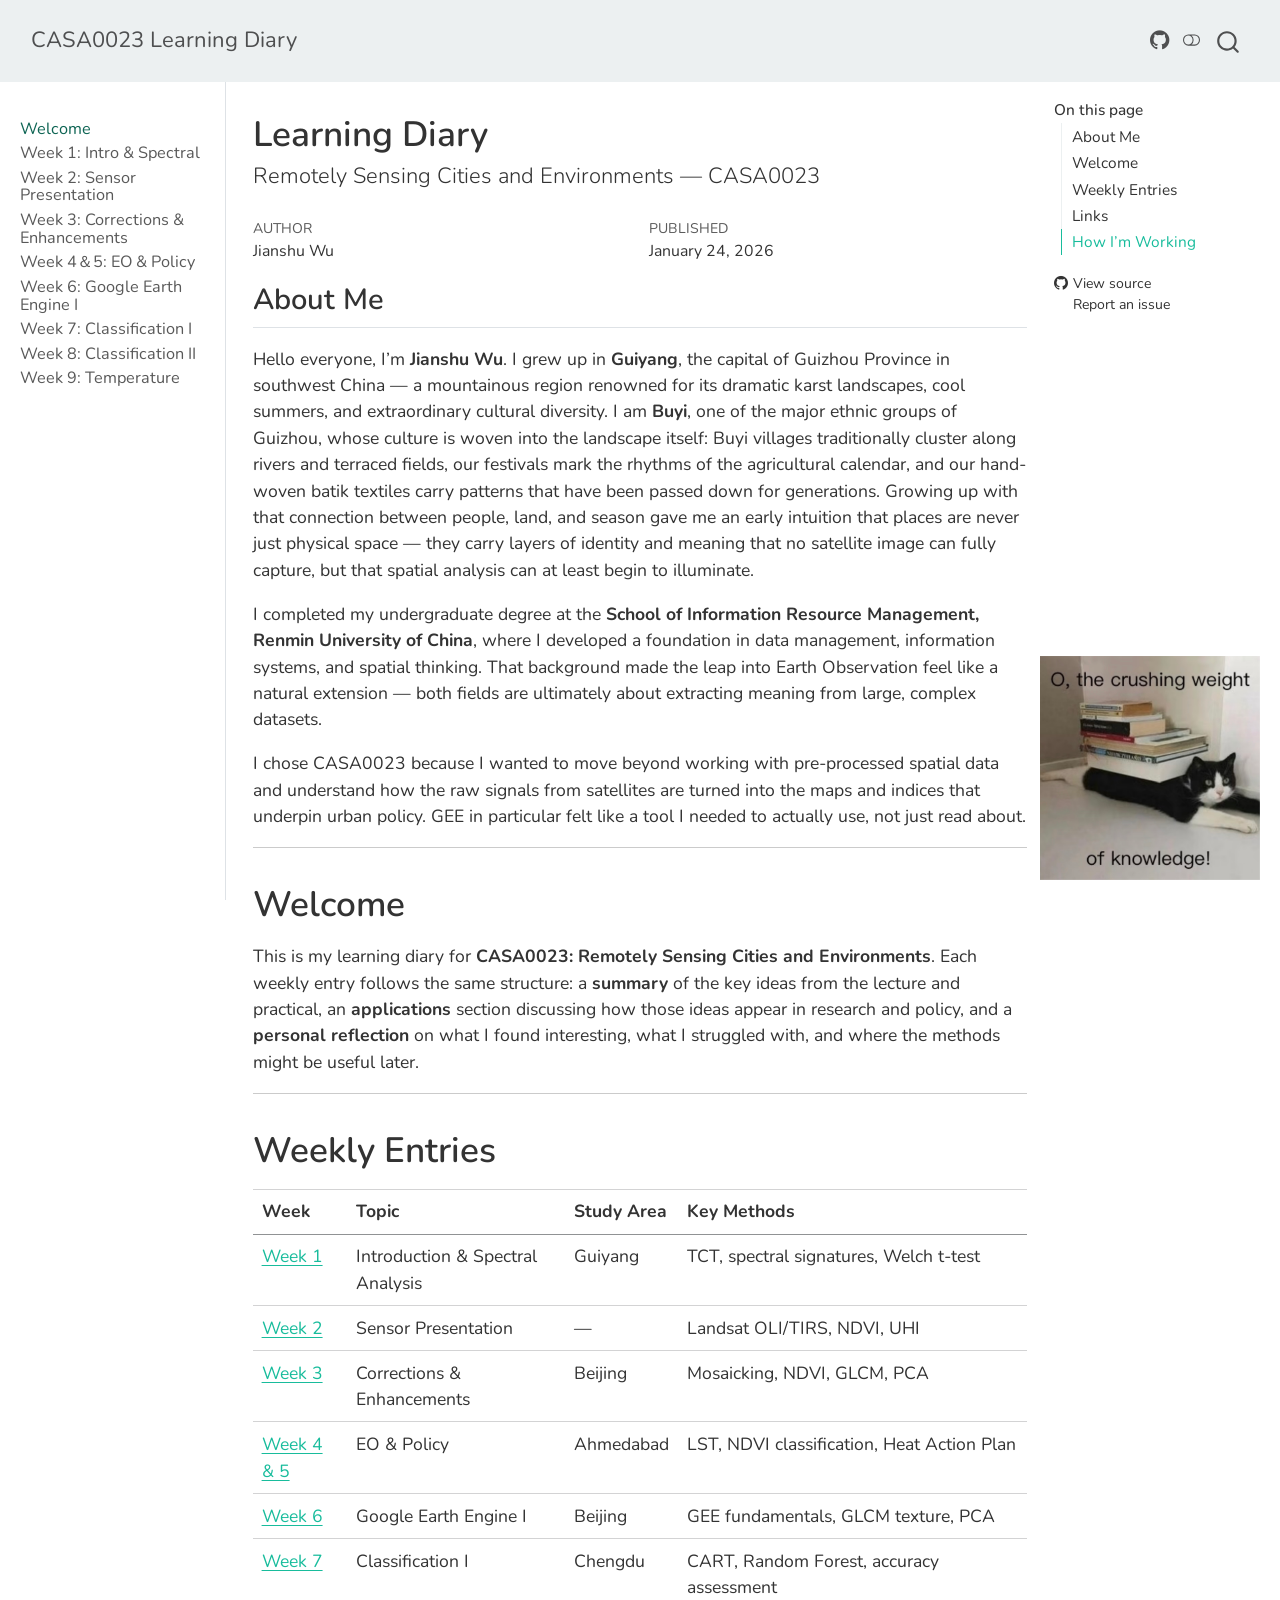
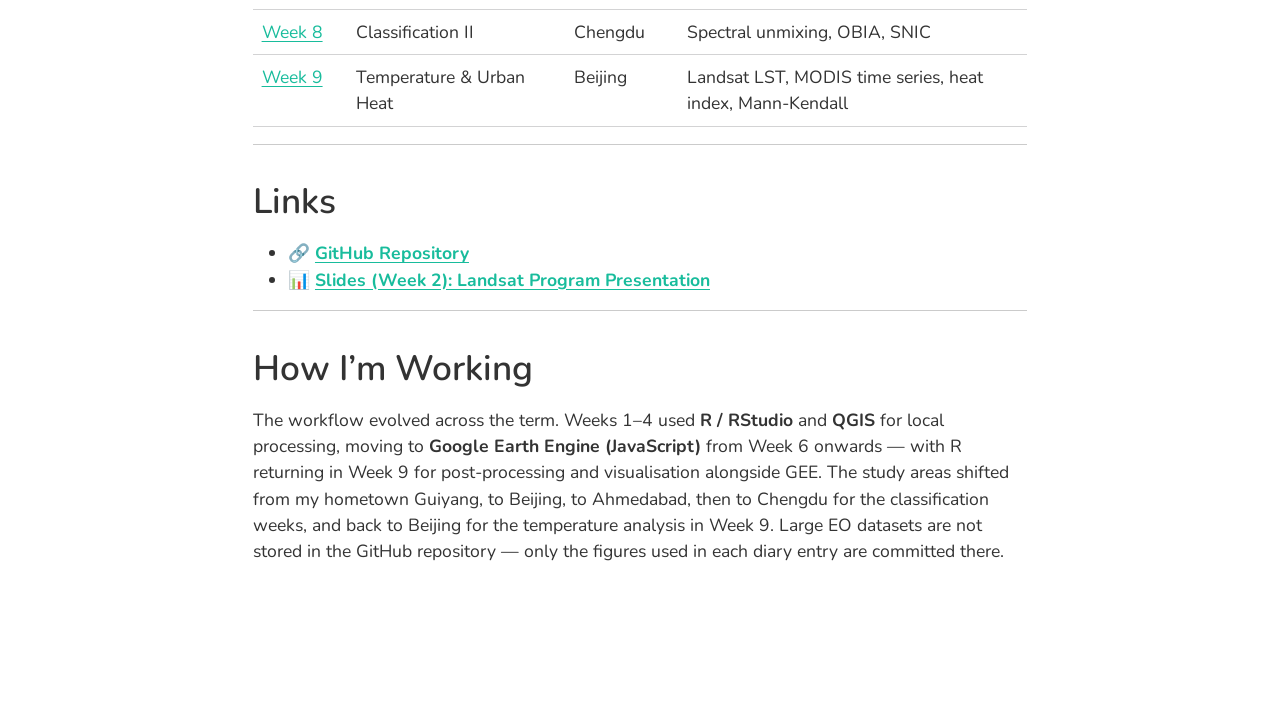
<file: docs/index.html>
<!DOCTYPE html>
<html xmlns="http://www.w3.org/1999/xhtml" lang="en" xml:lang="en"><head>

<meta charset="utf-8">
<meta name="generator" content="quarto-1.7.32">

<meta name="viewport" content="width=device-width, initial-scale=1.0, user-scalable=yes">

<meta name="author" content="Jianshu Wu">
<meta name="dcterms.date" content="2026-01-24">

<title>Learning Diary – CASA0023 Learning Diary</title>
<style>
code{white-space: pre-wrap;}
span.smallcaps{font-variant: small-caps;}
div.columns{display: flex; gap: min(4vw, 1.5em);}
div.column{flex: auto; overflow-x: auto;}
div.hanging-indent{margin-left: 1.5em; text-indent: -1.5em;}
ul.task-list{list-style: none;}
ul.task-list li input[type="checkbox"] {
  width: 0.8em;
  margin: 0 0.8em 0.2em -1em; /* quarto-specific, see https://github.com/quarto-dev/quarto-cli/issues/4556 */ 
  vertical-align: middle;
}
</style>


<script src="site_libs/quarto-nav/quarto-nav.js"></script>
<script src="site_libs/quarto-nav/headroom.min.js"></script>
<script src="site_libs/clipboard/clipboard.min.js"></script>
<script src="site_libs/quarto-search/autocomplete.umd.js"></script>
<script src="site_libs/quarto-search/fuse.min.js"></script>
<script src="site_libs/quarto-search/quarto-search.js"></script>
<meta name="quarto:offset" content="./">
<script src="site_libs/quarto-html/quarto.js" type="module"></script>
<script src="site_libs/quarto-html/tabsets/tabsets.js" type="module"></script>
<script src="site_libs/quarto-html/popper.min.js"></script>
<script src="site_libs/quarto-html/tippy.umd.min.js"></script>
<script src="site_libs/quarto-html/anchor.min.js"></script>
<link href="site_libs/quarto-html/tippy.css" rel="stylesheet">
<link href="site_libs/quarto-html/quarto-syntax-highlighting-37eea08aefeeee20ff55810ff984fec1.css" rel="stylesheet" class="quarto-color-scheme" id="quarto-text-highlighting-styles">
<link href="site_libs/quarto-html/quarto-syntax-highlighting-dark-2fef5ea3f8957b3e4ecc936fc74692ca.css" rel="stylesheet" class="quarto-color-scheme quarto-color-alternate" id="quarto-text-highlighting-styles">
<link href="site_libs/quarto-html/quarto-syntax-highlighting-37eea08aefeeee20ff55810ff984fec1.css" rel="stylesheet" class="quarto-color-scheme-extra" id="quarto-text-highlighting-styles">
<script src="site_libs/bootstrap/bootstrap.min.js"></script>
<link href="site_libs/bootstrap/bootstrap-icons.css" rel="stylesheet">
<link href="site_libs/bootstrap/bootstrap-2d04f6a56a99f900a06f3dceb2e66a0f.min.css" rel="stylesheet" append-hash="true" class="quarto-color-scheme" id="quarto-bootstrap" data-mode="light">
<link href="site_libs/bootstrap/bootstrap-dark-fa423e886cf517ee378d38a13c608aa9.min.css" rel="stylesheet" append-hash="true" class="quarto-color-scheme quarto-color-alternate" id="quarto-bootstrap" data-mode="dark">
<link href="site_libs/bootstrap/bootstrap-2d04f6a56a99f900a06f3dceb2e66a0f.min.css" rel="stylesheet" append-hash="true" class="quarto-color-scheme-extra" id="quarto-bootstrap" data-mode="light">
<script id="quarto-search-options" type="application/json">{
  "location": "navbar",
  "copy-button": false,
  "collapse-after": 3,
  "panel-placement": "end",
  "type": "overlay",
  "limit": 50,
  "keyboard-shortcut": [
    "f",
    "/",
    "s"
  ],
  "show-item-context": false,
  "language": {
    "search-no-results-text": "No results",
    "search-matching-documents-text": "matching documents",
    "search-copy-link-title": "Copy link to search",
    "search-hide-matches-text": "Hide additional matches",
    "search-more-match-text": "more match in this document",
    "search-more-matches-text": "more matches in this document",
    "search-clear-button-title": "Clear",
    "search-text-placeholder": "",
    "search-detached-cancel-button-title": "Cancel",
    "search-submit-button-title": "Submit",
    "search-label": "Search"
  }
}</script>
<link href="https://fonts.googleapis.com/css2?family=Nunito:wght@400;700&amp;display=swap" rel="stylesheet">


<link rel="stylesheet" href="styles.css">
</head>

<body class="nav-sidebar docked nav-fixed quarto-light"><script id="quarto-html-before-body" type="application/javascript">
    const toggleBodyColorMode = (bsSheetEl) => {
      const mode = bsSheetEl.getAttribute("data-mode");
      const bodyEl = window.document.querySelector("body");
      if (mode === "dark") {
        bodyEl.classList.add("quarto-dark");
        bodyEl.classList.remove("quarto-light");
      } else {
        bodyEl.classList.add("quarto-light");
        bodyEl.classList.remove("quarto-dark");
      }
    }
    const toggleBodyColorPrimary = () => {
      const bsSheetEl = window.document.querySelector("link#quarto-bootstrap:not([rel=disabled-stylesheet])");
      if (bsSheetEl) {
        toggleBodyColorMode(bsSheetEl);
      }
    }
    const setColorSchemeToggle = (alternate) => {
      const toggles = window.document.querySelectorAll('.quarto-color-scheme-toggle');
      for (let i=0; i < toggles.length; i++) {
        const toggle = toggles[i];
        if (toggle) {
          if (alternate) {
            toggle.classList.add("alternate");
          } else {
            toggle.classList.remove("alternate");
          }
        }
      }
    };
    const toggleColorMode = (alternate) => {
      // Switch the stylesheets
      const primaryStylesheets = window.document.querySelectorAll('link.quarto-color-scheme:not(.quarto-color-alternate)');
      const alternateStylesheets = window.document.querySelectorAll('link.quarto-color-scheme.quarto-color-alternate');
      manageTransitions('#quarto-margin-sidebar .nav-link', false);
      if (alternate) {
        // note: dark is layered on light, we don't disable primary!
        enableStylesheet(alternateStylesheets);
        for (const sheetNode of alternateStylesheets) {
          if (sheetNode.id === "quarto-bootstrap") {
            toggleBodyColorMode(sheetNode);
          }
        }
      } else {
        disableStylesheet(alternateStylesheets);
        enableStylesheet(primaryStylesheets)
        toggleBodyColorPrimary();
      }
      manageTransitions('#quarto-margin-sidebar .nav-link', true);
      // Switch the toggles
      setColorSchemeToggle(alternate)
      // Hack to workaround the fact that safari doesn't
      // properly recolor the scrollbar when toggling (#1455)
      if (navigator.userAgent.indexOf('Safari') > 0 && navigator.userAgent.indexOf('Chrome') == -1) {
        manageTransitions("body", false);
        window.scrollTo(0, 1);
        setTimeout(() => {
          window.scrollTo(0, 0);
          manageTransitions("body", true);
        }, 40);
      }
    }
    const disableStylesheet = (stylesheets) => {
      for (let i=0; i < stylesheets.length; i++) {
        const stylesheet = stylesheets[i];
        stylesheet.rel = 'disabled-stylesheet';
      }
    }
    const enableStylesheet = (stylesheets) => {
      for (let i=0; i < stylesheets.length; i++) {
        const stylesheet = stylesheets[i];
        if(stylesheet.rel !== 'stylesheet') { // for Chrome, which will still FOUC without this check
          stylesheet.rel = 'stylesheet';
        }
      }
    }
    const manageTransitions = (selector, allowTransitions) => {
      const els = window.document.querySelectorAll(selector);
      for (let i=0; i < els.length; i++) {
        const el = els[i];
        if (allowTransitions) {
          el.classList.remove('notransition');
        } else {
          el.classList.add('notransition');
        }
      }
    }
    const isFileUrl = () => {
      return window.location.protocol === 'file:';
    }
    const hasAlternateSentinel = () => {
      let styleSentinel = getColorSchemeSentinel();
      if (styleSentinel !== null) {
        return styleSentinel === "alternate";
      } else {
        return false;
      }
    }
    const setStyleSentinel = (alternate) => {
      const value = alternate ? "alternate" : "default";
      if (!isFileUrl()) {
        window.localStorage.setItem("quarto-color-scheme", value);
      } else {
        localAlternateSentinel = value;
      }
    }
    const getColorSchemeSentinel = () => {
      if (!isFileUrl()) {
        const storageValue = window.localStorage.getItem("quarto-color-scheme");
        return storageValue != null ? storageValue : localAlternateSentinel;
      } else {
        return localAlternateSentinel;
      }
    }
    const toggleGiscusIfUsed = (isAlternate, darkModeDefault) => {
      const baseTheme = document.querySelector('#giscus-base-theme')?.value ?? 'light';
      const alternateTheme = document.querySelector('#giscus-alt-theme')?.value ?? 'dark';
      let newTheme = '';
      if(authorPrefersDark) {
        newTheme = isAlternate ? baseTheme : alternateTheme;
      } else {
        newTheme = isAlternate ? alternateTheme : baseTheme;
      }
      const changeGiscusTheme = () => {
        // From: https://github.com/giscus/giscus/issues/336
        const sendMessage = (message) => {
          const iframe = document.querySelector('iframe.giscus-frame');
          if (!iframe) return;
          iframe.contentWindow.postMessage({ giscus: message }, 'https://giscus.app');
        }
        sendMessage({
          setConfig: {
            theme: newTheme
          }
        });
      }
      const isGiscussLoaded = window.document.querySelector('iframe.giscus-frame') !== null;
      if (isGiscussLoaded) {
        changeGiscusTheme();
      }
    };
    const authorPrefersDark = false;
    const darkModeDefault = authorPrefersDark;
      document.querySelector('link#quarto-text-highlighting-styles.quarto-color-scheme-extra').rel = 'disabled-stylesheet';
      document.querySelector('link#quarto-bootstrap.quarto-color-scheme-extra').rel = 'disabled-stylesheet';
    let localAlternateSentinel = darkModeDefault ? 'alternate' : 'default';
    // Dark / light mode switch
    window.quartoToggleColorScheme = () => {
      // Read the current dark / light value
      let toAlternate = !hasAlternateSentinel();
      toggleColorMode(toAlternate);
      setStyleSentinel(toAlternate);
      toggleGiscusIfUsed(toAlternate, darkModeDefault);
      window.dispatchEvent(new Event('resize'));
    };
    // Switch to dark mode if need be
    if (hasAlternateSentinel()) {
      toggleColorMode(true);
    } else {
      toggleColorMode(false);
    }
  </script>

<div id="quarto-search-results"></div>
  <header id="quarto-header" class="headroom fixed-top">
    <nav class="navbar navbar-expand-lg " data-bs-theme="dark">
      <div class="navbar-container container-fluid">
      <div class="navbar-brand-container mx-auto">
    <a class="navbar-brand" href="./index.html">
    <span class="navbar-title">CASA0023 Learning Diary</span>
    </a>
  </div>
            <div id="quarto-search" class="" title="Search"></div>
          <button class="navbar-toggler" type="button" data-bs-toggle="collapse" data-bs-target="#navbarCollapse" aria-controls="navbarCollapse" role="menu" aria-expanded="false" aria-label="Toggle navigation" onclick="if (window.quartoToggleHeadroom) { window.quartoToggleHeadroom(); }">
  <span class="navbar-toggler-icon"></span>
</button>
          <div class="collapse navbar-collapse" id="navbarCollapse">
            <ul class="navbar-nav navbar-nav-scroll ms-auto">
  <li class="nav-item compact">
    <a class="nav-link" href="https://github.com/brotree-code/casa0023-diary"> <i class="bi bi-github" role="img" aria-label="GitHub">
</i> 
<span class="menu-text"></span></a>
  </li>  
</ul>
          </div> <!-- /navcollapse -->
            <div class="quarto-navbar-tools">
  <a href="" class="quarto-color-scheme-toggle quarto-navigation-tool  px-1" onclick="window.quartoToggleColorScheme(); return false;" title="Toggle dark mode"><i class="bi"></i></a>
</div>
      </div> <!-- /container-fluid -->
    </nav>
  <nav class="quarto-secondary-nav">
    <div class="container-fluid d-flex">
      <button type="button" class="quarto-btn-toggle btn" data-bs-toggle="collapse" role="button" data-bs-target=".quarto-sidebar-collapse-item" aria-controls="quarto-sidebar" aria-expanded="false" aria-label="Toggle sidebar navigation" onclick="if (window.quartoToggleHeadroom) { window.quartoToggleHeadroom(); }">
        <i class="bi bi-layout-text-sidebar-reverse"></i>
      </button>
        <nav class="quarto-page-breadcrumbs" aria-label="breadcrumb"><ol class="breadcrumb"><li class="breadcrumb-item"><a href="./index.html">Welcome</a></li></ol></nav>
        <a class="flex-grow-1" role="navigation" data-bs-toggle="collapse" data-bs-target=".quarto-sidebar-collapse-item" aria-controls="quarto-sidebar" aria-expanded="false" aria-label="Toggle sidebar navigation" onclick="if (window.quartoToggleHeadroom) { window.quartoToggleHeadroom(); }">      
        </a>
    </div>
  </nav>
</header>
<!-- content -->
<div id="quarto-content" class="quarto-container page-columns page-rows-contents page-layout-article page-navbar">
<!-- sidebar -->
  <nav id="quarto-sidebar" class="sidebar collapse collapse-horizontal quarto-sidebar-collapse-item sidebar-navigation docked overflow-auto">
    <div class="sidebar-menu-container"> 
    <ul class="list-unstyled mt-1">
        <li class="sidebar-item">
  <div class="sidebar-item-container"> 
  <a href="./index.html" class="sidebar-item-text sidebar-link active">
 <span class="menu-text">Welcome</span></a>
  </div>
</li>
        <li class="sidebar-item">
  <div class="sidebar-item-container"> 
  <a href="./week1.html" class="sidebar-item-text sidebar-link">
 <span class="menu-text">Week 1: Intro &amp; Spectral</span></a>
  </div>
</li>
        <li class="sidebar-item">
  <div class="sidebar-item-container"> 
  <a href="./week2.html" class="sidebar-item-text sidebar-link">
 <span class="menu-text">Week 2: Sensor Presentation</span></a>
  </div>
</li>
        <li class="sidebar-item">
  <div class="sidebar-item-container"> 
  <a href="./week3.html" class="sidebar-item-text sidebar-link">
 <span class="menu-text">Week 3: Corrections &amp; Enhancements</span></a>
  </div>
</li>
        <li class="sidebar-item">
  <div class="sidebar-item-container"> 
  <a href="./week4_5.html" class="sidebar-item-text sidebar-link">
 <span class="menu-text">Week 4＆5: EO &amp; Policy</span></a>
  </div>
</li>
        <li class="sidebar-item">
  <div class="sidebar-item-container"> 
  <a href="./week6.html" class="sidebar-item-text sidebar-link">
 <span class="menu-text">Week 6: Google Earth Engine I</span></a>
  </div>
</li>
        <li class="sidebar-item">
  <div class="sidebar-item-container"> 
  <a href="./week7.html" class="sidebar-item-text sidebar-link">
 <span class="menu-text">Week 7: Classification I</span></a>
  </div>
</li>
        <li class="sidebar-item">
  <div class="sidebar-item-container"> 
  <a href="./week8.html" class="sidebar-item-text sidebar-link">
 <span class="menu-text">Week 8: Classification II</span></a>
  </div>
</li>
        <li class="sidebar-item">
  <div class="sidebar-item-container"> 
  <a href="./week9.html" class="sidebar-item-text sidebar-link">
 <span class="menu-text">Week 9: Temperature</span></a>
  </div>
</li>
    </ul>
    </div>
</nav>
<div id="quarto-sidebar-glass" class="quarto-sidebar-collapse-item" data-bs-toggle="collapse" data-bs-target=".quarto-sidebar-collapse-item"></div>
<!-- margin-sidebar -->
    <div id="quarto-margin-sidebar" class="sidebar margin-sidebar">
        <nav id="TOC" role="doc-toc" class="toc-active">
    <h2 id="toc-title">On this page</h2>
   
  <ul>
  <li><a href="#about-me" id="toc-about-me" class="nav-link active" data-scroll-target="#about-me">About Me</a></li>
  <li><a href="#welcome" id="toc-welcome" class="nav-link" data-scroll-target="#welcome">Welcome</a></li>
  <li><a href="#weekly-entries" id="toc-weekly-entries" class="nav-link" data-scroll-target="#weekly-entries">Weekly Entries</a></li>
  <li><a href="#links" id="toc-links" class="nav-link" data-scroll-target="#links">Links</a></li>
  <li><a href="#how-im-working" id="toc-how-im-working" class="nav-link" data-scroll-target="#how-im-working">How I’m Working</a></li>
  </ul>
<div class="toc-actions"><ul><li><a href="https://github.com/brotree-code/casa0023-diary/blob/main/index.qmd" class="toc-action"><i class="bi bi-github"></i>View source</a></li><li><a href="https://github.com/brotree-code/casa0023-diary/issues/new" class="toc-action"><i class="bi empty"></i>Report an issue</a></li></ul></div></nav>
    </div>
<!-- main -->
<main class="content" id="quarto-document-content">


<header id="title-block-header" class="quarto-title-block default">
<div class="quarto-title">
<h1 class="title">Learning Diary</h1>
<p class="subtitle lead">Remotely Sensing Cities and Environments — CASA0023</p>
</div>



<div class="quarto-title-meta">

    <div>
    <div class="quarto-title-meta-heading">Author</div>
    <div class="quarto-title-meta-contents">
             <p>Jianshu Wu </p>
          </div>
  </div>
    
    <div>
    <div class="quarto-title-meta-heading">Published</div>
    <div class="quarto-title-meta-contents">
      <p class="date">January 24, 2026</p>
    </div>
  </div>
  
    
  </div>
  


</header>


<section id="about-me" class="level2">
<h2 class="anchored" data-anchor-id="about-me">About Me</h2>
<p>Hello everyone, I’m <strong>Jianshu Wu</strong>. I grew up in <strong>Guiyang</strong>, the capital of Guizhou Province in southwest China — a mountainous region renowned for its dramatic karst landscapes, cool summers, and extraordinary cultural diversity. I am <strong>Buyi</strong>, one of the major ethnic groups of Guizhou, whose culture is woven into the landscape itself: Buyi villages traditionally cluster along rivers and terraced fields, our festivals mark the rhythms of the agricultural calendar, and our hand-woven batik textiles carry patterns that have been passed down for generations. Growing up with that connection between people, land, and season gave me an early intuition that places are never just physical space — they carry layers of identity and meaning that no satellite image can fully capture, but that spatial analysis can at least begin to illuminate.</p>
<p>I completed my undergraduate degree at the <strong>School of Information Resource Management, Renmin University of China</strong>, where I developed a foundation in data management, information systems, and spatial thinking. That background made the leap into Earth Observation feel like a natural extension — both fields are ultimately about extracting meaning from large, complex datasets.</p>
<p>I chose CASA0023 because I wanted to move beyond working with pre-processed spatial data and understand how the raw signals from satellites are turned into the maps and indices that underpin urban policy. GEE in particular felt like a tool I needed to actually use, not just read about.</p>
<hr>
</section>
<section id="welcome" class="level1">
<h1>Welcome</h1>
<p>This is my learning diary for <strong>CASA0023: Remotely Sensing Cities and Environments</strong>. Each weekly entry follows the same structure: a <strong>summary</strong> of the key ideas from the lecture and practical, an <strong>applications</strong> section discussing how those ideas appear in research and policy, and a <strong>personal reflection</strong> on what I found interesting, what I struggled with, and where the methods might be useful later.</p>
<hr>
</section>
<section id="weekly-entries" class="level1">
<h1>Weekly Entries</h1>
<table class="caption-top table">
<thead>
<tr class="header">
<th>Week</th>
<th>Topic</th>
<th>Study Area</th>
<th>Key Methods</th>
</tr>
</thead>
<tbody>
<tr class="odd">
<td><a href="./week1.html">Week 1</a></td>
<td>Introduction &amp; Spectral Analysis</td>
<td>Guiyang</td>
<td>TCT, spectral signatures, Welch t-test</td>
</tr>
<tr class="even">
<td><a href="./week2.html">Week 2</a></td>
<td>Sensor Presentation</td>
<td>—</td>
<td>Landsat OLI/TIRS, NDVI, UHI</td>
</tr>
<tr class="odd">
<td><a href="./week3.html">Week 3</a></td>
<td>Corrections &amp; Enhancements</td>
<td>Beijing</td>
<td>Mosaicking, NDVI, GLCM, PCA</td>
</tr>
<tr class="even">
<td><a href="./week4_5.html">Week 4 &amp; 5</a></td>
<td>EO &amp; Policy</td>
<td>Ahmedabad</td>
<td>LST, NDVI classification, Heat Action Plan</td>
</tr>
<tr class="odd">
<td><a href="./week6.html">Week 6</a></td>
<td>Google Earth Engine I</td>
<td>Beijing</td>
<td>GEE fundamentals, GLCM texture, PCA</td>
</tr>
<tr class="even">
<td><a href="./week7.html">Week 7</a></td>
<td>Classification I</td>
<td>Chengdu</td>
<td>CART, Random Forest, accuracy assessment</td>
</tr>
<tr class="odd">
<td><a href="./week8.html">Week 8</a></td>
<td>Classification II</td>
<td>Chengdu</td>
<td>Spectral unmixing, OBIA, SNIC</td>
</tr>
<tr class="even">
<td><a href="./week9.html">Week 9</a></td>
<td>Temperature &amp; Urban Heat</td>
<td>Beijing</td>
<td>Landsat LST, MODIS time series, heat index, Mann-Kendall</td>
</tr>
</tbody>
</table>
<hr>
</section>
<section id="links" class="level1">
<h1>Links</h1>
<ul>
<li>🔗 <a href="https://github.com/brotree-code/casa0023-diary"><strong>GitHub Repository</strong></a></li>
<li>📊 <a href="https://brotree-code.github.io/casa0023-presentation/"><strong>Slides (Week 2): Landsat Program Presentation</strong></a></li>
</ul>
<hr>
</section>
<section id="how-im-working" class="level1">
<h1>How I’m Working</h1>
<p>The workflow evolved across the term. Weeks 1–4 used <strong>R / RStudio</strong> and <strong>QGIS</strong> for local processing, moving to <strong>Google Earth Engine (JavaScript)</strong> from Week 6 onwards — with R returning in Week 9 for post-processing and visualisation alongside GEE. The study areas shifted from my hometown Guiyang, to Beijing, to Ahmedabad, then to Chengdu for the classification weeks, and back to Beijing for the temperature analysis in Week 9. Large EO datasets are not stored in the GitHub repository — only the figures used in each diary entry are committed there.</p>


</section>

</main> <!-- /main -->
<img id="floating-corner-image" src="images/right-corner.jpg" alt="corner image">



<script>

document.addEventListener("DOMContentLoaded", function () {

  const img = document.getElementById("floating-corner-image");

  let lastScrollY = window.scrollY;

  let ticking = false;

  let resetTimer;



  function handleScroll() {

    const currentScrollY = window.scrollY;

    const delta = currentScrollY - lastScrollY;



    

    let offset = 0;

    if (delta > 0) {

   

      offset = -20;

    } else if (delta < 0) {

     

      offset = 20;

    }



    img.style.transform = `translateY(${offset}px)`;





    clearTimeout(resetTimer);



   

    resetTimer = setTimeout(() => {

      img.style.transform = "translateY(0)";

    }, 120);



    lastScrollY = currentScrollY;

    ticking = false;

  }



  window.addEventListener("scroll", () => {

    if (!ticking) {

      window.requestAnimationFrame(handleScroll);

      ticking = true;

    }

  });

});

</script>

<script id="quarto-html-after-body" type="application/javascript">
  window.document.addEventListener("DOMContentLoaded", function (event) {
    // Ensure there is a toggle, if there isn't float one in the top right
    if (window.document.querySelector('.quarto-color-scheme-toggle') === null) {
      const a = window.document.createElement('a');
      a.classList.add('top-right');
      a.classList.add('quarto-color-scheme-toggle');
      a.href = "";
      a.onclick = function() { try { window.quartoToggleColorScheme(); } catch {} return false; };
      const i = window.document.createElement("i");
      i.classList.add('bi');
      a.appendChild(i);
      window.document.body.appendChild(a);
    }
    setColorSchemeToggle(hasAlternateSentinel())
    const icon = "";
    const anchorJS = new window.AnchorJS();
    anchorJS.options = {
      placement: 'right',
      icon: icon
    };
    anchorJS.add('.anchored');
    const isCodeAnnotation = (el) => {
      for (const clz of el.classList) {
        if (clz.startsWith('code-annotation-')) {                     
          return true;
        }
      }
      return false;
    }
    const onCopySuccess = function(e) {
      // button target
      const button = e.trigger;
      // don't keep focus
      button.blur();
      // flash "checked"
      button.classList.add('code-copy-button-checked');
      var currentTitle = button.getAttribute("title");
      button.setAttribute("title", "Copied!");
      let tooltip;
      if (window.bootstrap) {
        button.setAttribute("data-bs-toggle", "tooltip");
        button.setAttribute("data-bs-placement", "left");
        button.setAttribute("data-bs-title", "Copied!");
        tooltip = new bootstrap.Tooltip(button, 
          { trigger: "manual", 
            customClass: "code-copy-button-tooltip",
            offset: [0, -8]});
        tooltip.show();    
      }
      setTimeout(function() {
        if (tooltip) {
          tooltip.hide();
          button.removeAttribute("data-bs-title");
          button.removeAttribute("data-bs-toggle");
          button.removeAttribute("data-bs-placement");
        }
        button.setAttribute("title", currentTitle);
        button.classList.remove('code-copy-button-checked');
      }, 1000);
      // clear code selection
      e.clearSelection();
    }
    const getTextToCopy = function(trigger) {
        const codeEl = trigger.previousElementSibling.cloneNode(true);
        for (const childEl of codeEl.children) {
          if (isCodeAnnotation(childEl)) {
            childEl.remove();
          }
        }
        return codeEl.innerText;
    }
    const clipboard = new window.ClipboardJS('.code-copy-button:not([data-in-quarto-modal])', {
      text: getTextToCopy
    });
    clipboard.on('success', onCopySuccess);
    if (window.document.getElementById('quarto-embedded-source-code-modal')) {
      const clipboardModal = new window.ClipboardJS('.code-copy-button[data-in-quarto-modal]', {
        text: getTextToCopy,
        container: window.document.getElementById('quarto-embedded-source-code-modal')
      });
      clipboardModal.on('success', onCopySuccess);
    }
      var localhostRegex = new RegExp(/^(?:http|https):\/\/localhost\:?[0-9]*\//);
      var mailtoRegex = new RegExp(/^mailto:/);
        var filterRegex = new RegExp('/' + window.location.host + '/');
      var isInternal = (href) => {
          return filterRegex.test(href) || localhostRegex.test(href) || mailtoRegex.test(href);
      }
      // Inspect non-navigation links and adorn them if external
     var links = window.document.querySelectorAll('a[href]:not(.nav-link):not(.navbar-brand):not(.toc-action):not(.sidebar-link):not(.sidebar-item-toggle):not(.pagination-link):not(.no-external):not([aria-hidden]):not(.dropdown-item):not(.quarto-navigation-tool):not(.about-link)');
      for (var i=0; i<links.length; i++) {
        const link = links[i];
        if (!isInternal(link.href)) {
          // undo the damage that might have been done by quarto-nav.js in the case of
          // links that we want to consider external
          if (link.dataset.originalHref !== undefined) {
            link.href = link.dataset.originalHref;
          }
        }
      }
    function tippyHover(el, contentFn, onTriggerFn, onUntriggerFn) {
      const config = {
        allowHTML: true,
        maxWidth: 500,
        delay: 100,
        arrow: false,
        appendTo: function(el) {
            return el.parentElement;
        },
        interactive: true,
        interactiveBorder: 10,
        theme: 'quarto',
        placement: 'bottom-start',
      };
      if (contentFn) {
        config.content = contentFn;
      }
      if (onTriggerFn) {
        config.onTrigger = onTriggerFn;
      }
      if (onUntriggerFn) {
        config.onUntrigger = onUntriggerFn;
      }
      window.tippy(el, config); 
    }
    const noterefs = window.document.querySelectorAll('a[role="doc-noteref"]');
    for (var i=0; i<noterefs.length; i++) {
      const ref = noterefs[i];
      tippyHover(ref, function() {
        // use id or data attribute instead here
        let href = ref.getAttribute('data-footnote-href') || ref.getAttribute('href');
        try { href = new URL(href).hash; } catch {}
        const id = href.replace(/^#\/?/, "");
        const note = window.document.getElementById(id);
        if (note) {
          return note.innerHTML;
        } else {
          return "";
        }
      });
    }
    const xrefs = window.document.querySelectorAll('a.quarto-xref');
    const processXRef = (id, note) => {
      // Strip column container classes
      const stripColumnClz = (el) => {
        el.classList.remove("page-full", "page-columns");
        if (el.children) {
          for (const child of el.children) {
            stripColumnClz(child);
          }
        }
      }
      stripColumnClz(note)
      if (id === null || id.startsWith('sec-')) {
        // Special case sections, only their first couple elements
        const container = document.createElement("div");
        if (note.children && note.children.length > 2) {
          container.appendChild(note.children[0].cloneNode(true));
          for (let i = 1; i < note.children.length; i++) {
            const child = note.children[i];
            if (child.tagName === "P" && child.innerText === "") {
              continue;
            } else {
              container.appendChild(child.cloneNode(true));
              break;
            }
          }
          if (window.Quarto?.typesetMath) {
            window.Quarto.typesetMath(container);
          }
          return container.innerHTML
        } else {
          if (window.Quarto?.typesetMath) {
            window.Quarto.typesetMath(note);
          }
          return note.innerHTML;
        }
      } else {
        // Remove any anchor links if they are present
        const anchorLink = note.querySelector('a.anchorjs-link');
        if (anchorLink) {
          anchorLink.remove();
        }
        if (window.Quarto?.typesetMath) {
          window.Quarto.typesetMath(note);
        }
        if (note.classList.contains("callout")) {
          return note.outerHTML;
        } else {
          return note.innerHTML;
        }
      }
    }
    for (var i=0; i<xrefs.length; i++) {
      const xref = xrefs[i];
      tippyHover(xref, undefined, function(instance) {
        instance.disable();
        let url = xref.getAttribute('href');
        let hash = undefined; 
        if (url.startsWith('#')) {
          hash = url;
        } else {
          try { hash = new URL(url).hash; } catch {}
        }
        if (hash) {
          const id = hash.replace(/^#\/?/, "");
          const note = window.document.getElementById(id);
          if (note !== null) {
            try {
              const html = processXRef(id, note.cloneNode(true));
              instance.setContent(html);
            } finally {
              instance.enable();
              instance.show();
            }
          } else {
            // See if we can fetch this
            fetch(url.split('#')[0])
            .then(res => res.text())
            .then(html => {
              const parser = new DOMParser();
              const htmlDoc = parser.parseFromString(html, "text/html");
              const note = htmlDoc.getElementById(id);
              if (note !== null) {
                const html = processXRef(id, note);
                instance.setContent(html);
              } 
            }).finally(() => {
              instance.enable();
              instance.show();
            });
          }
        } else {
          // See if we can fetch a full url (with no hash to target)
          // This is a special case and we should probably do some content thinning / targeting
          fetch(url)
          .then(res => res.text())
          .then(html => {
            const parser = new DOMParser();
            const htmlDoc = parser.parseFromString(html, "text/html");
            const note = htmlDoc.querySelector('main.content');
            if (note !== null) {
              // This should only happen for chapter cross references
              // (since there is no id in the URL)
              // remove the first header
              if (note.children.length > 0 && note.children[0].tagName === "HEADER") {
                note.children[0].remove();
              }
              const html = processXRef(null, note);
              instance.setContent(html);
            } 
          }).finally(() => {
            instance.enable();
            instance.show();
          });
        }
      }, function(instance) {
      });
    }
        let selectedAnnoteEl;
        const selectorForAnnotation = ( cell, annotation) => {
          let cellAttr = 'data-code-cell="' + cell + '"';
          let lineAttr = 'data-code-annotation="' +  annotation + '"';
          const selector = 'span[' + cellAttr + '][' + lineAttr + ']';
          return selector;
        }
        const selectCodeLines = (annoteEl) => {
          const doc = window.document;
          const targetCell = annoteEl.getAttribute("data-target-cell");
          const targetAnnotation = annoteEl.getAttribute("data-target-annotation");
          const annoteSpan = window.document.querySelector(selectorForAnnotation(targetCell, targetAnnotation));
          const lines = annoteSpan.getAttribute("data-code-lines").split(",");
          const lineIds = lines.map((line) => {
            return targetCell + "-" + line;
          })
          let top = null;
          let height = null;
          let parent = null;
          if (lineIds.length > 0) {
              //compute the position of the single el (top and bottom and make a div)
              const el = window.document.getElementById(lineIds[0]);
              top = el.offsetTop;
              height = el.offsetHeight;
              parent = el.parentElement.parentElement;
            if (lineIds.length > 1) {
              const lastEl = window.document.getElementById(lineIds[lineIds.length - 1]);
              const bottom = lastEl.offsetTop + lastEl.offsetHeight;
              height = bottom - top;
            }
            if (top !== null && height !== null && parent !== null) {
              // cook up a div (if necessary) and position it 
              let div = window.document.getElementById("code-annotation-line-highlight");
              if (div === null) {
                div = window.document.createElement("div");
                div.setAttribute("id", "code-annotation-line-highlight");
                div.style.position = 'absolute';
                parent.appendChild(div);
              }
              div.style.top = top - 2 + "px";
              div.style.height = height + 4 + "px";
              div.style.left = 0;
              let gutterDiv = window.document.getElementById("code-annotation-line-highlight-gutter");
              if (gutterDiv === null) {
                gutterDiv = window.document.createElement("div");
                gutterDiv.setAttribute("id", "code-annotation-line-highlight-gutter");
                gutterDiv.style.position = 'absolute';
                const codeCell = window.document.getElementById(targetCell);
                const gutter = codeCell.querySelector('.code-annotation-gutter');
                gutter.appendChild(gutterDiv);
              }
              gutterDiv.style.top = top - 2 + "px";
              gutterDiv.style.height = height + 4 + "px";
            }
            selectedAnnoteEl = annoteEl;
          }
        };
        const unselectCodeLines = () => {
          const elementsIds = ["code-annotation-line-highlight", "code-annotation-line-highlight-gutter"];
          elementsIds.forEach((elId) => {
            const div = window.document.getElementById(elId);
            if (div) {
              div.remove();
            }
          });
          selectedAnnoteEl = undefined;
        };
          // Handle positioning of the toggle
      window.addEventListener(
        "resize",
        throttle(() => {
          elRect = undefined;
          if (selectedAnnoteEl) {
            selectCodeLines(selectedAnnoteEl);
          }
        }, 10)
      );
      function throttle(fn, ms) {
      let throttle = false;
      let timer;
        return (...args) => {
          if(!throttle) { // first call gets through
              fn.apply(this, args);
              throttle = true;
          } else { // all the others get throttled
              if(timer) clearTimeout(timer); // cancel #2
              timer = setTimeout(() => {
                fn.apply(this, args);
                timer = throttle = false;
              }, ms);
          }
        };
      }
        // Attach click handler to the DT
        const annoteDls = window.document.querySelectorAll('dt[data-target-cell]');
        for (const annoteDlNode of annoteDls) {
          annoteDlNode.addEventListener('click', (event) => {
            const clickedEl = event.target;
            if (clickedEl !== selectedAnnoteEl) {
              unselectCodeLines();
              const activeEl = window.document.querySelector('dt[data-target-cell].code-annotation-active');
              if (activeEl) {
                activeEl.classList.remove('code-annotation-active');
              }
              selectCodeLines(clickedEl);
              clickedEl.classList.add('code-annotation-active');
            } else {
              // Unselect the line
              unselectCodeLines();
              clickedEl.classList.remove('code-annotation-active');
            }
          });
        }
    const findCites = (el) => {
      const parentEl = el.parentElement;
      if (parentEl) {
        const cites = parentEl.dataset.cites;
        if (cites) {
          return {
            el,
            cites: cites.split(' ')
          };
        } else {
          return findCites(el.parentElement)
        }
      } else {
        return undefined;
      }
    };
    var bibliorefs = window.document.querySelectorAll('a[role="doc-biblioref"]');
    for (var i=0; i<bibliorefs.length; i++) {
      const ref = bibliorefs[i];
      const citeInfo = findCites(ref);
      if (citeInfo) {
        tippyHover(citeInfo.el, function() {
          var popup = window.document.createElement('div');
          citeInfo.cites.forEach(function(cite) {
            var citeDiv = window.document.createElement('div');
            citeDiv.classList.add('hanging-indent');
            citeDiv.classList.add('csl-entry');
            var biblioDiv = window.document.getElementById('ref-' + cite);
            if (biblioDiv) {
              citeDiv.innerHTML = biblioDiv.innerHTML;
            }
            popup.appendChild(citeDiv);
          });
          return popup.innerHTML;
        });
      }
    }
  });
  </script>
</div> <!-- /content -->




<footer class="footer"><div class="nav-footer"><div class="nav-footer-center"><div class="toc-actions d-sm-block d-md-none"><ul><li><a href="https://github.com/brotree-code/casa0023-diary/blob/main/index.qmd" class="toc-action"><i class="bi bi-github"></i>View source</a></li><li><a href="https://github.com/brotree-code/casa0023-diary/issues/new" class="toc-action"><i class="bi empty"></i>Report an issue</a></li></ul></div></div></div></footer></body></html>
</file>
<file: docs/site_libs/quarto-html/tippy.css>
.tippy-box[data-animation=fade][data-state=hidden]{opacity:0}[data-tippy-root]{max-width:calc(100vw - 10px)}.tippy-box{position:relative;background-color:#333;color:#fff;border-radius:4px;font-size:14px;line-height:1.4;white-space:normal;outline:0;transition-property:transform,visibility,opacity}.tippy-box[data-placement^=top]>.tippy-arrow{bottom:0}.tippy-box[data-placement^=top]>.tippy-arrow:before{bottom:-7px;left:0;border-width:8px 8px 0;border-top-color:initial;transform-origin:center top}.tippy-box[data-placement^=bottom]>.tippy-arrow{top:0}.tippy-box[data-placement^=bottom]>.tippy-arrow:before{top:-7px;left:0;border-width:0 8px 8px;border-bottom-color:initial;transform-origin:center bottom}.tippy-box[data-placement^=left]>.tippy-arrow{right:0}.tippy-box[data-placement^=left]>.tippy-arrow:before{border-width:8px 0 8px 8px;border-left-color:initial;right:-7px;transform-origin:center left}.tippy-box[data-placement^=right]>.tippy-arrow{left:0}.tippy-box[data-placement^=right]>.tippy-arrow:before{left:-7px;border-width:8px 8px 8px 0;border-right-color:initial;transform-origin:center right}.tippy-box[data-inertia][data-state=visible]{transition-timing-function:cubic-bezier(.54,1.5,.38,1.11)}.tippy-arrow{width:16px;height:16px;color:#333}.tippy-arrow:before{content:"";position:absolute;border-color:transparent;border-style:solid}.tippy-content{position:relative;padding:5px 9px;z-index:1}
</file>
<file: docs/site_libs/quarto-html/quarto-syntax-highlighting-37eea08aefeeee20ff55810ff984fec1.css>
/* quarto syntax highlight colors */
:root {
  --quarto-hl-ot-color: #003B4F;
  --quarto-hl-at-color: #657422;
  --quarto-hl-ss-color: #20794D;
  --quarto-hl-an-color: #5E5E5E;
  --quarto-hl-fu-color: #4758AB;
  --quarto-hl-st-color: #20794D;
  --quarto-hl-cf-color: #003B4F;
  --quarto-hl-op-color: #5E5E5E;
  --quarto-hl-er-color: #AD0000;
  --quarto-hl-bn-color: #AD0000;
  --quarto-hl-al-color: #AD0000;
  --quarto-hl-va-color: #111111;
  --quarto-hl-bu-color: inherit;
  --quarto-hl-ex-color: inherit;
  --quarto-hl-pp-color: #AD0000;
  --quarto-hl-in-color: #5E5E5E;
  --quarto-hl-vs-color: #20794D;
  --quarto-hl-wa-color: #5E5E5E;
  --quarto-hl-do-color: #5E5E5E;
  --quarto-hl-im-color: #00769E;
  --quarto-hl-ch-color: #20794D;
  --quarto-hl-dt-color: #AD0000;
  --quarto-hl-fl-color: #AD0000;
  --quarto-hl-co-color: #5E5E5E;
  --quarto-hl-cv-color: #5E5E5E;
  --quarto-hl-cn-color: #8f5902;
  --quarto-hl-sc-color: #5E5E5E;
  --quarto-hl-dv-color: #AD0000;
  --quarto-hl-kw-color: #003B4F;
}

/* other quarto variables */
:root {
  --quarto-font-monospace: SFMono-Regular, Menlo, Monaco, Consolas, "Liberation Mono", "Courier New", monospace;
}

/* syntax highlight based on Pandoc's rules */
pre > code.sourceCode > span {
  color: #003B4F;
}

code.sourceCode > span {
  color: #003B4F;
}

div.sourceCode,
div.sourceCode pre.sourceCode {
  color: #003B4F;
}

/* Normal */
code span {
  color: #003B4F;
}

/* Alert */
code span.al {
  color: #AD0000;
  font-style: inherit;
}

/* Annotation */
code span.an {
  color: #5E5E5E;
  font-style: inherit;
}

/* Attribute */
code span.at {
  color: #657422;
  font-style: inherit;
}

/* BaseN */
code span.bn {
  color: #AD0000;
  font-style: inherit;
}

/* BuiltIn */
code span.bu {
  font-style: inherit;
}

/* ControlFlow */
code span.cf {
  color: #003B4F;
  font-weight: bold;
  font-style: inherit;
}

/* Char */
code span.ch {
  color: #20794D;
  font-style: inherit;
}

/* Constant */
code span.cn {
  color: #8f5902;
  font-style: inherit;
}

/* Comment */
code span.co {
  color: #5E5E5E;
  font-style: inherit;
}

/* CommentVar */
code span.cv {
  color: #5E5E5E;
  font-style: italic;
}

/* Documentation */
code span.do {
  color: #5E5E5E;
  font-style: italic;
}

/* DataType */
code span.dt {
  color: #AD0000;
  font-style: inherit;
}

/* DecVal */
code span.dv {
  color: #AD0000;
  font-style: inherit;
}

/* Error */
code span.er {
  color: #AD0000;
  font-style: inherit;
}

/* Extension */
code span.ex {
  font-style: inherit;
}

/* Float */
code span.fl {
  color: #AD0000;
  font-style: inherit;
}

/* Function */
code span.fu {
  color: #4758AB;
  font-style: inherit;
}

/* Import */
code span.im {
  color: #00769E;
  font-style: inherit;
}

/* Information */
code span.in {
  color: #5E5E5E;
  font-style: inherit;
}

/* Keyword */
code span.kw {
  color: #003B4F;
  font-weight: bold;
  font-style: inherit;
}

/* Operator */
code span.op {
  color: #5E5E5E;
  font-style: inherit;
}

/* Other */
code span.ot {
  color: #003B4F;
  font-style: inherit;
}

/* Preprocessor */
code span.pp {
  color: #AD0000;
  font-style: inherit;
}

/* SpecialChar */
code span.sc {
  color: #5E5E5E;
  font-style: inherit;
}

/* SpecialString */
code span.ss {
  color: #20794D;
  font-style: inherit;
}

/* String */
code span.st {
  color: #20794D;
  font-style: inherit;
}

/* Variable */
code span.va {
  color: #111111;
  font-style: inherit;
}

/* VerbatimString */
code span.vs {
  color: #20794D;
  font-style: inherit;
}

/* Warning */
code span.wa {
  color: #5E5E5E;
  font-style: italic;
}

.prevent-inlining {
  content: "</";
}

/*# sourceMappingURL=27d3d809615f7771493d095567f04340.css.map */
</file>
<file: docs/site_libs/quarto-html/quarto-syntax-highlighting-dark-2fef5ea3f8957b3e4ecc936fc74692ca.css>
/* quarto syntax highlight colors */
:root {
  --quarto-hl-al-color: #f07178;
  --quarto-hl-an-color: #d4d0ab;
  --quarto-hl-at-color: #00e0e0;
  --quarto-hl-bn-color: #d4d0ab;
  --quarto-hl-bu-color: #abe338;
  --quarto-hl-ch-color: #abe338;
  --quarto-hl-co-color: #f8f8f2;
  --quarto-hl-cv-color: #ffd700;
  --quarto-hl-cn-color: #ffd700;
  --quarto-hl-cf-color: #ffa07a;
  --quarto-hl-dt-color: #ffa07a;
  --quarto-hl-dv-color: #d4d0ab;
  --quarto-hl-do-color: #f8f8f2;
  --quarto-hl-er-color: #f07178;
  --quarto-hl-ex-color: #00e0e0;
  --quarto-hl-fl-color: #d4d0ab;
  --quarto-hl-fu-color: #ffa07a;
  --quarto-hl-im-color: #abe338;
  --quarto-hl-in-color: #d4d0ab;
  --quarto-hl-kw-color: #ffa07a;
  --quarto-hl-op-color: #ffa07a;
  --quarto-hl-ot-color: #00e0e0;
  --quarto-hl-pp-color: #dcc6e0;
  --quarto-hl-re-color: #00e0e0;
  --quarto-hl-sc-color: #abe338;
  --quarto-hl-ss-color: #abe338;
  --quarto-hl-st-color: #abe338;
  --quarto-hl-va-color: #00e0e0;
  --quarto-hl-vs-color: #abe338;
  --quarto-hl-wa-color: #dcc6e0;
}

/* other quarto variables */
:root {
  --quarto-font-monospace: SFMono-Regular, Menlo, Monaco, Consolas, "Liberation Mono", "Courier New", monospace;
}

/* syntax highlight based on Pandoc's rules */
pre > code.sourceCode > span {
  color: #f8f8f2;
}

code.sourceCode > span {
  color: #f8f8f2;
}

div.sourceCode,
div.sourceCode pre.sourceCode {
  color: #f8f8f2;
}

/* Normal */
code span {
  color: #f8f8f2;
}

/* Alert */
code span.al {
  color: #f07178;
}

/* Annotation */
code span.an {
  color: #d4d0ab;
}

/* Attribute */
code span.at {
  color: #00e0e0;
}

/* BaseN */
code span.bn {
  color: #d4d0ab;
}

/* BuiltIn */
code span.bu {
  color: #abe338;
}

/* ControlFlow */
code span.cf {
  font-weight: bold;
  color: #ffa07a;
}

/* Char */
code span.ch {
  color: #abe338;
}

/* Constant */
code span.cn {
  color: #ffd700;
}

/* Comment */
code span.co {
  font-style: italic;
  color: #f8f8f2;
}

/* CommentVar */
code span.cv {
  color: #ffd700;
}

/* Documentation */
code span.do {
  color: #f8f8f2;
}

/* DataType */
code span.dt {
  color: #ffa07a;
}

/* DecVal */
code span.dv {
  color: #d4d0ab;
}

/* Error */
code span.er {
  color: #f07178;
  text-decoration: underline;
}

/* Extension */
code span.ex {
  font-weight: bold;
  color: #00e0e0;
}

/* Float */
code span.fl {
  color: #d4d0ab;
}

/* Function */
code span.fu {
  color: #ffa07a;
}

/* Import */
code span.im {
  color: #abe338;
}

/* Information */
code span.in {
  color: #d4d0ab;
}

/* Keyword */
code span.kw {
  font-weight: bold;
  color: #ffa07a;
}

/* Operator */
code span.op {
  color: #ffa07a;
}

/* Other */
code span.ot {
  color: #00e0e0;
}

/* Preprocessor */
code span.pp {
  color: #dcc6e0;
}

/* RegionMarker */
code span.re {
  background-color: #f8f8f2;
  color: #00e0e0;
}

/* SpecialChar */
code span.sc {
  color: #abe338;
}

/* SpecialString */
code span.ss {
  color: #abe338;
}

/* String */
code span.st {
  color: #abe338;
}

/* Variable */
code span.va {
  color: #00e0e0;
}

/* VerbatimString */
code span.vs {
  color: #abe338;
}

/* Warning */
code span.wa {
  color: #dcc6e0;
}

.prevent-inlining {
  content: "</";
}

/*# sourceMappingURL=9d1c423767af11a14e59cf8ecfea55bb.css.map */
</file>
<file: docs/styles.css>
#floating-corner-image {
  position: fixed;
  right: 20px;
  bottom: 20px;
  width: 220px;
  height: auto;
  z-index: 9999;
  pointer-events: none;
  opacity: 1;
  display: block;
  transition: transform 0.45s cubic-bezier(0.22, 1, 0.36, 1);
}
</file>
